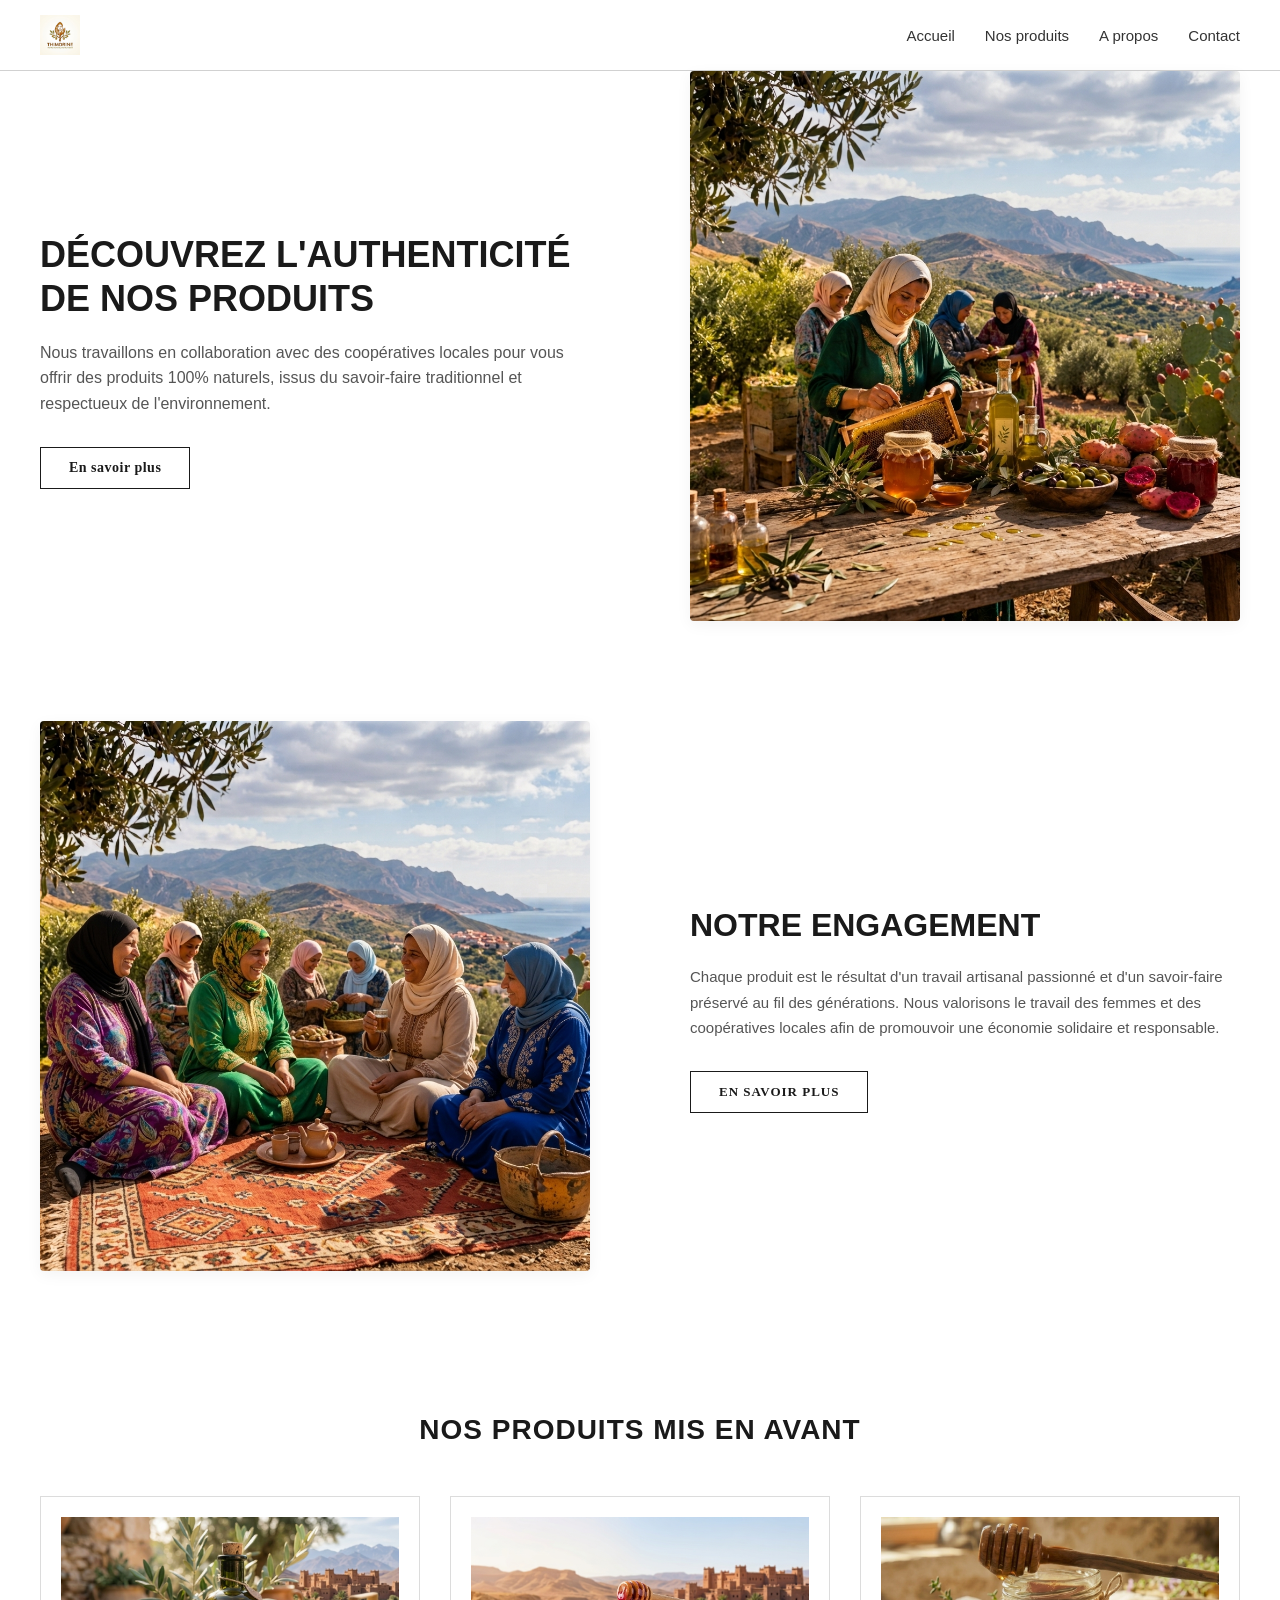
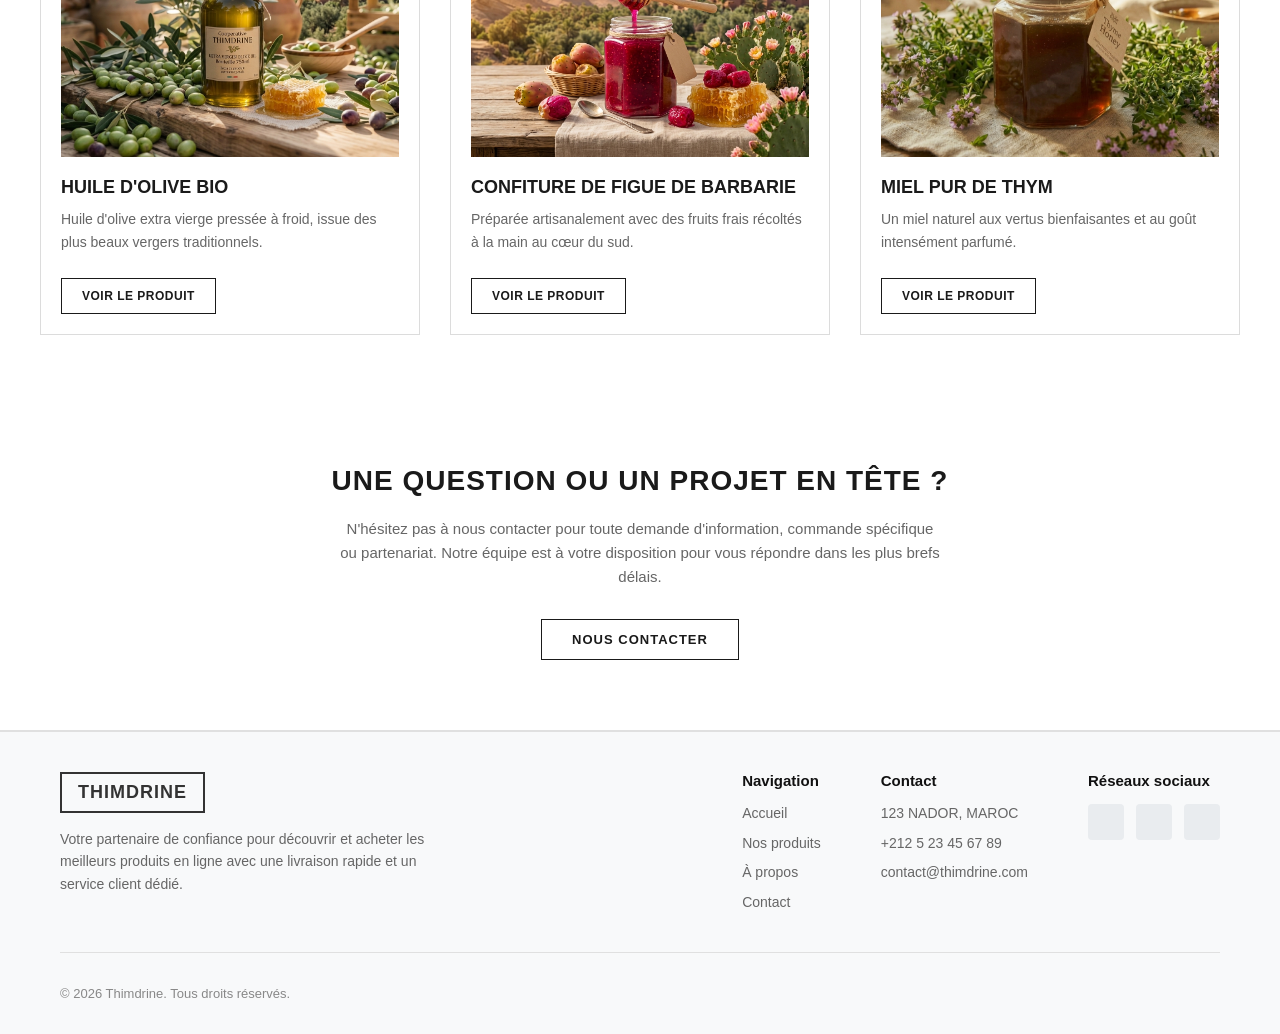
<file: index.html>
<!DOCTYPE html>
<html lang="en">
<head>
   <meta charset="UTF-8">
   <meta name="viewport" content="width=device-width, initial-scale=1.0">
   <link rel="stylesheet" href="style/acceuil.css">
   <link rel="stylesheet" href="style/header.css">
   <title>Thimdrine</title>
</head>
<body>
  <header>
    <div>
        <img src="images/logo.jpg" alt="logo">
    </div>
    <div id="link_container">
        <a href="index.html" target="_parent" class="pages_link">Accueil</a>
        <a href="nos_produits.html" target="_parent" class="pages_link">Nos produits</a>
        <a href="a_propos.html" target="_parent" class="pages_link">A propos</a>
        <a href="contact.html" target="_parent" class="pages_link">Contact</a>
    </div>
</header>

   <section class="hero-section ">
      <div class="hero-container">
         <div class="hero-content">
               <h1 class="hero-title">Découvrez l'authenticité de nos produits</h1>
               <p class="hero-text">
                  Nous travaillons en collaboration avec des coopératives locales pour vous offrir des produits 100% naturels, issus du savoir-faire traditionnel et respectueux de l'environnement.
               </p>
               <a href="nos_produits.html" class="hero-btn">En savoir plus</a>
         </div>

         <div class="hero-image">
               <img src="images/hero_section_acceuil.jpg" alt="Coopérative artisanale">
         </div>
      </div>
   </section>

   <section class="about-section">
      <div class="about-container">
         <div class="about-image">
               <img src="images/notre_encourage_section_acceuil.jpg" alt="Coopérative locale">
         </div>

         <div class="about-content">
               <h2 class="about-title">NOTRE ENGAGEMENT</h2>
               <p class="about-text">
                  Chaque produit est le résultat d'un travail artisanal passionné et d'un savoir-faire préservé au fil des générations. Nous valorisons le travail des femmes et des coopératives locales afin de promouvoir une économie solidaire et responsable.
               </p>
               <a href="a_propos.html" class="about-btn">EN SAVOIR PLUS</a>
         </div>
      </div>
   </section>

   <section class="featured-products">
      <h2 class="section-title">NOS PRODUITS MIS EN AVANT</h2>

      <div class="products-container">
         <div class="product-card">
               <div class="product-image">
                  <img src="images/huile_acceuil.jpg" alt="Huile d'olive extra vierge">
               </div>
               <div class="product-info">
                  <h3 class="product-name">Huile d'Olive Bio</h3>
                  <p class="product-description">
                     Huile d'olive extra vierge pressée à froid, issue des plus beaux vergers traditionnels.
                  </p>
                  <a href="nos_produits.html" class="product-btn">VOIR LE PRODUIT</a>
               </div>
         </div>

         <div class="product-card">
               <div class="product-image">
                  <img src="images/confiture_acceuil.jpg" alt="Confiture artisanale">
               </div>
               <div class="product-info">
                  <h3 class="product-name">Confiture de Figue de Barbarie</h3>
                  <p class="product-description">
                     Préparée artisanalement avec des fruits frais récoltés à la main au cœur du sud.
                  </p>
                  <a href="nos_produits.html" class="product-btn">VOIR LE PRODUIT</a>
               </div>
         </div>

         <div class="product-card">
               <div class="product-image">
                  <img src="images/miel_acceuil.jpg" alt="Miel pur de thym">
               </div>
               <div class="product-info">
                  <h3 class="product-name">Miel Pur de Thym</h3>
                  <p class="product-description">
                     Un miel naturel aux vertus bienfaisantes et au goût intensément parfumé.
                  </p>
                  <a href="nos_produits.html" class="product-btn">VOIR LE PRODUIT</a>
               </div>
         </div>
      </div>
   </section>

   <section class="cta-section">
      <div class="cta-container">
         <h2 class="cta-title">UNE QUESTION OU UN PROJET EN TÊTE ?</h2>
         <p class="cta-text">
               N'hésitez pas à nous contacter pour toute demande d'information, commande spécifique ou partenariat. Notre équipe est à votre disposition pour vous répondre dans les plus brefs délais.
         </p>
         <a href="contact.html" class="cta-btn">NOUS CONTACTER</a>
      </div>
   </section>

   <link rel="stylesheet" href="style/footer.css">

<footer class="footer">
    <div class="footer-container">
        
        <div class="footer-brand">
            <a href="#" class="footer-logo">THIMDRINE</a>
            <p class="footer-description">
                Votre partenaire de confiance pour découvrir et acheter les meilleurs produits en ligne avec une livraison rapide et un service client dédié.
            </p>
        </div>

       
        <div class="footer-columns">
            <div class="footer-column">
                <h4>Navigation</h4>
                <ul>
                    <li><a href="../index.html">Accueil</a></li>
                    <li><a href="../nos_produits.html">Nos produits</a></li>
                    <li><a href="../a_propos.html">À propos</a></li>
                    <li><a href="../contact.html">Contact</a></li>
                </ul>
            </div>

            
            <div class="footer-column">
                <h4>Contact</h4>
                <ul>
                    <li>123 NADOR, MAROC</li>
                    <li>+212 5 23 45 67 89</li>
                    <li>contact@thimdrine.com</li>
                </ul>
            </div>

           
            <div class="footer-column">
                <h4>Réseaux sociaux</h4>
                <div class="social-icons">
                    <a href="#"></a>
                    <a href="#"></a>
                    <a href="#"></a>
                </div>
            </div>
        </div>
    </div>

    <div class="footer-bottom">
        <p>&copy; 2026 Thimdrine. Tous droits réservés.</p>
    </div>
</footer>
</body>
</html>
</file>
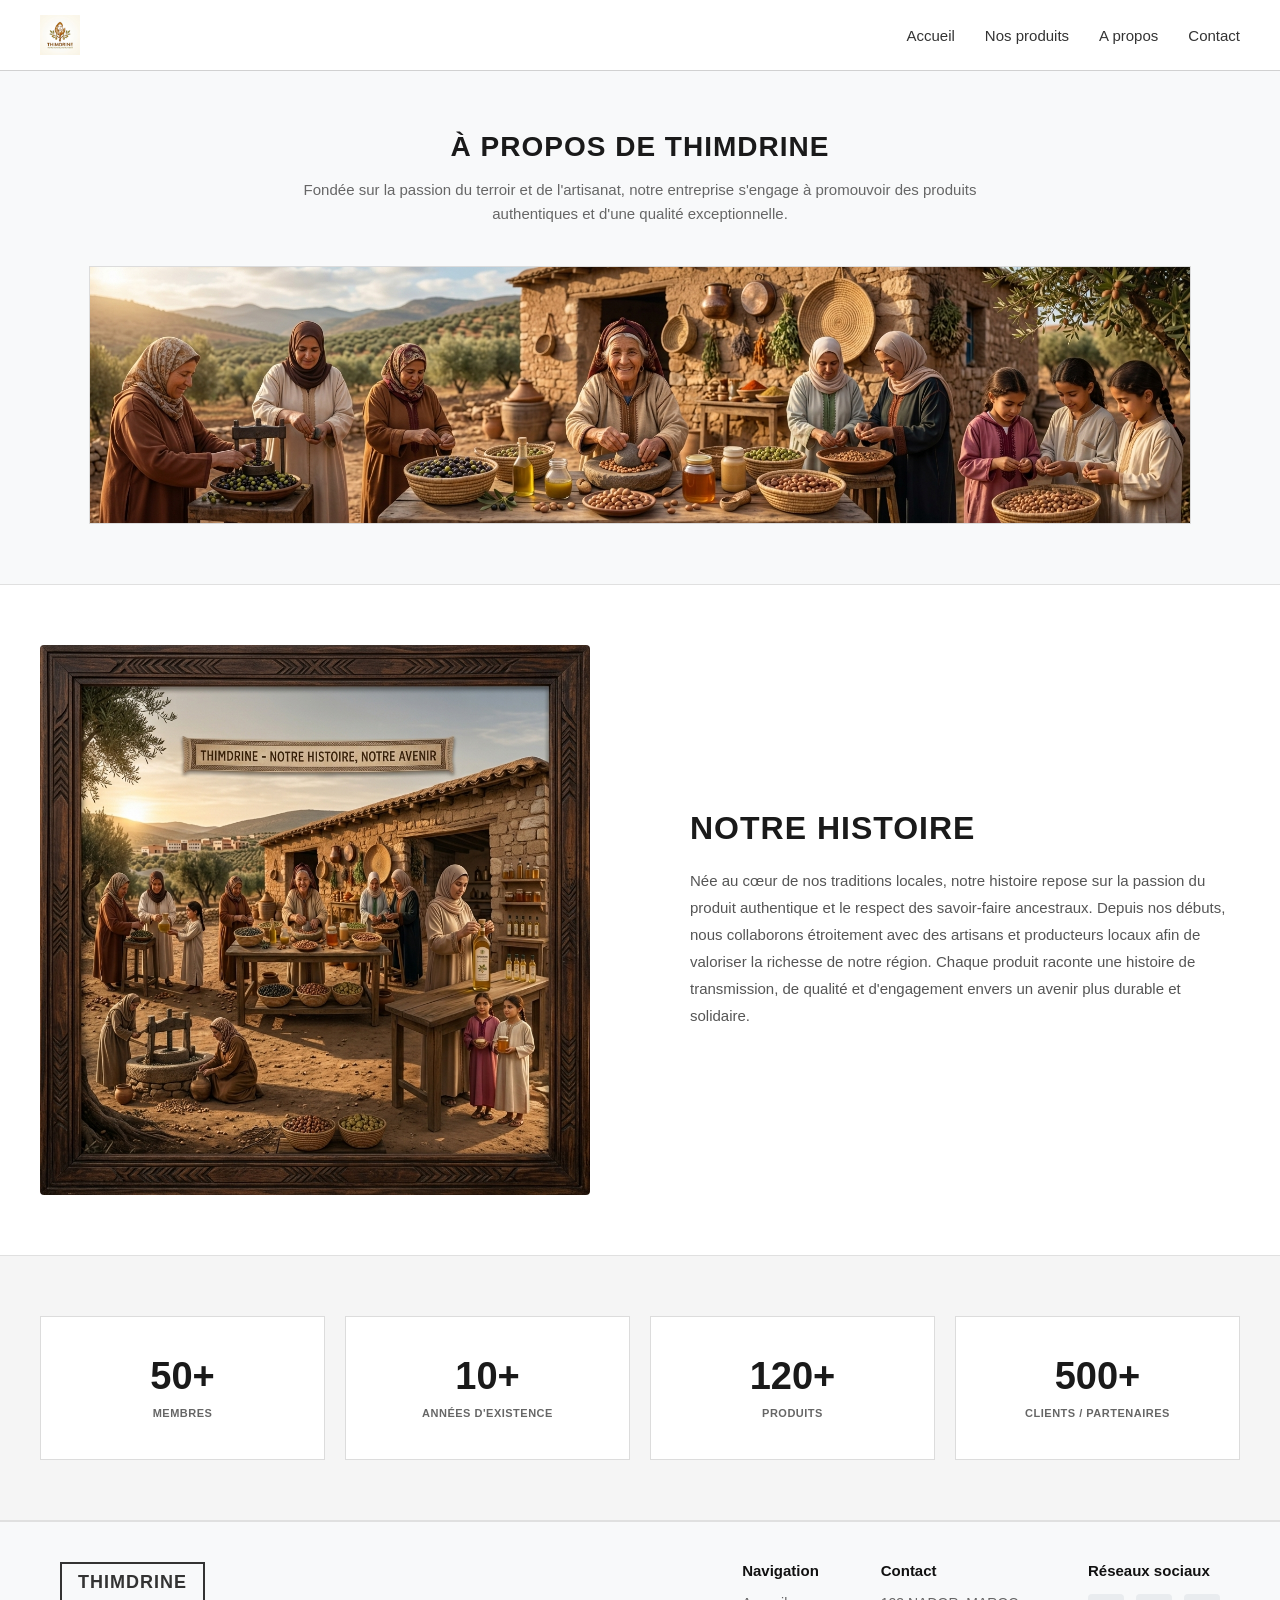
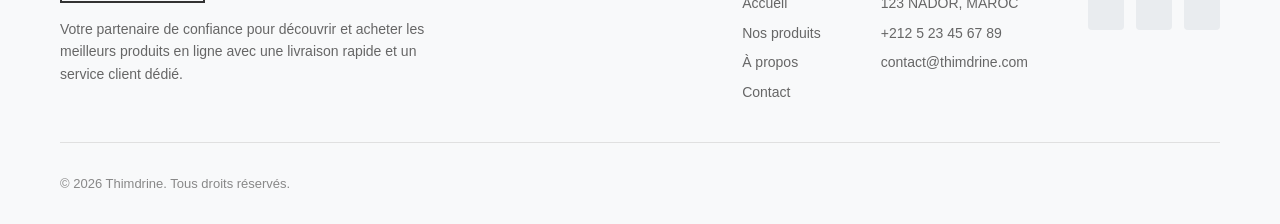
<file: a_propos.html>
<!DOCTYPE html>
<html lang="en">
<head>
    <meta charset="UTF-8">
    <meta name="viewport" content="width=device-width, initial-scale=1.0">
    <link rel="stylesheet" href="style/header.css">
    <link rel="stylesheet" href="style/a_propos.css">
    <title>Thimdrine</title>
</head>
<body>
    <header>
        <div>
            <img src="images/logo.jpg" alt="logo">
        </div>
        <div id="link_container">
            <a href="index.html" target="_parent" class="pages_link">Accueil</a>
            <a href="nos_produits.html" target="_parent" class="pages_link">Nos produits</a>
            <a href="a_propos.html" target="_parent" class="pages_link">A propos</a>
            <a href="contact.html" target="_parent" class="pages_link">Contact</a>
        </div>
    </header>

    <section class="about-hero-section">
        <div class="about-hero-container">
            <div class="about-hero-header">
                <h2 class="about-hero-title">À PROPOS DE THIMDRINE</h2>
                <p class="about-hero-intro">
                    Fondée sur la passion du terroir et de l'artisanat, notre entreprise s'engage à promouvoir des produits authentiques et d'une qualité exceptionnelle.
                </p>
            </div>

            <div class="about-hero-image">
                <img src="images/accompagnement.jpg" alt="À propos de nous">
            </div>
        </div>
    </section>

    <section class="story-section">
        <div class="story-container">
            <div class="story-image">
                <img src="images/la_solidarite_de_thimdrine.jpg" alt="Notre histoire">
            </div>

            <div class="story-content">
                <h2 class="story-title">NOTRE HISTOIRE</h2>
                <p class="story-text">
                    Née au cœur de nos traditions locales, notre histoire repose sur la passion du produit authentique et le respect des savoir-faire ancestraux. Depuis nos débuts, nous collaborons étroitement avec des artisans et producteurs locaux afin de valoriser la richesse de notre région. Chaque produit raconte une histoire de transmission, de qualité et d'engagement envers un avenir plus durable et solidaire.
                </p>
            </div>
        </div>
    </section>

    <section class="stats-section">
        <div class="stats-container">

            <div class="stat-card">
                <span class="stat-number">50+</span>
                <span class="stat-label">MEMBRES</span>
            </div>

            <div class="stat-card">
                <span class="stat-number">10+</span>
                <span class="stat-label">ANNÉES D'EXISTENCE</span>
            </div>

            <div class="stat-card">
                <span class="stat-number">120+</span>
                <span class="stat-label">PRODUITS</span>
            </div>

            <div class="stat-card">
                <span class="stat-number">500+</span>
                <span class="stat-label">CLIENTS / PARTENAIRES</span>
            </div>

        </div>
    </section>

<link rel="stylesheet" href="style/footer.css">

<footer class="footer">
    <div class="footer-container">
        
        <div class="footer-brand">
            <a href="#" class="footer-logo">THIMDRINE</a>
            <p class="footer-description">
                Votre partenaire de confiance pour découvrir et acheter les meilleurs produits en ligne avec une livraison rapide et un service client dédié.
            </p>
        </div>

       
        <div class="footer-columns">
            <div class="footer-column">
                <h4>Navigation</h4>
                <ul>
                    <li><a href="../index.html">Accueil</a></li>
                    <li><a href="../nos_produits.html">Nos produits</a></li>
                    <li><a href="../a_propos.html">À propos</a></li>
                    <li><a href="../contact.html">Contact</a></li>
                </ul>
            </div>

            
            <div class="footer-column">
                <h4>Contact</h4>
                <ul>
                    <li>123 NADOR, MAROC</li>
                    <li>+212 5 23 45 67 89</li>
                    <li>contact@thimdrine.com</li>
                </ul>
            </div>

           
            <div class="footer-column">
                <h4>Réseaux sociaux</h4>
                <div class="social-icons">
                    <a href="#"></a>
                    <a href="#"></a>
                    <a href="#"></a>
                </div>
            </div>
        </div>
    </div>

    <div class="footer-bottom">
        <p>&copy; 2026 Thimdrine. Tous droits réservés.</p>
    </div>
</footer></body>
</html>
</file>
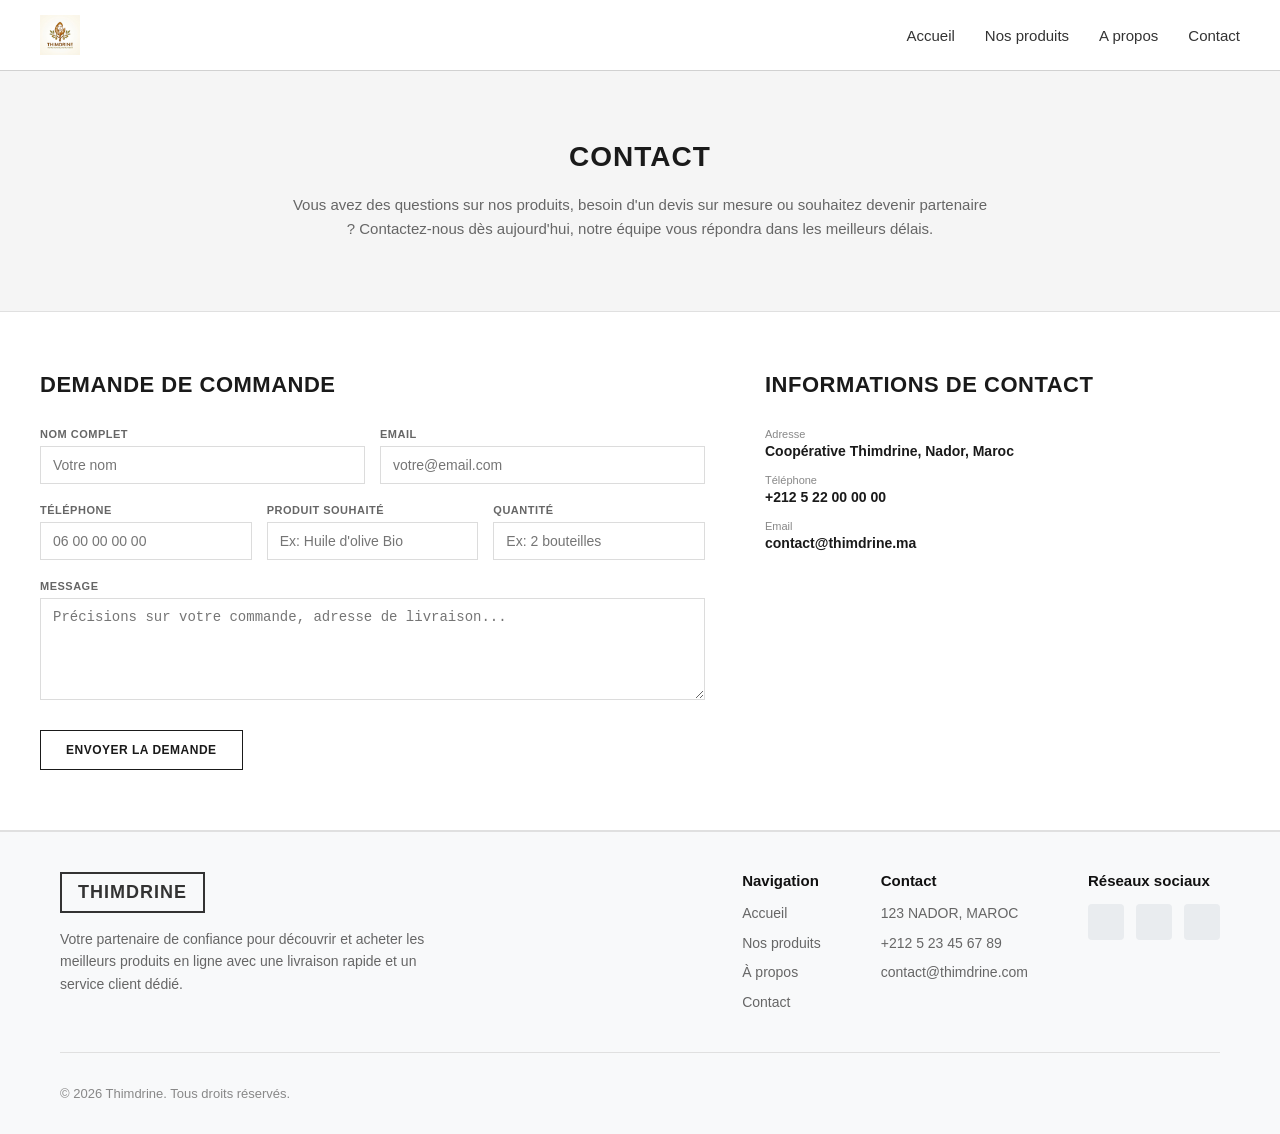
<file: contact.html>
<!DOCTYPE html>
<html lang="en">
<head>
    <meta charset="UTF-8">
    <meta name="viewport" content="width=device-width, initial-scale=1.0">
    <link rel="stylesheet" href="style/header.css">
    <link rel="stylesheet" href="style/contact.css">
    <title>Thimdrine</title>
</head>
<body>
    <header>
        <div>
            <img src="images/logo.jpg" alt="logo">
        </div>
        <div id="link_container">
            <a href="index.html" target="_parent" class="pages_link">Accueil</a>
            <a href="nos_produits.html" target="_parent" class="pages_link">Nos produits</a>
            <a href="a_propos.html" target="_parent" class="pages_link">A propos</a>
            <a href="contact.html" target="_parent" class="pages_link">Contact</a>
        </div>
    </header>

    <section class="contact-header-section">
        <div class="contact-header-container">
            <h2 class="contact-header-title">CONTACT</h2>
            <p class="contact-header-intro">
                Vous avez des questions sur nos produits, besoin d'un devis sur mesure ou souhaitez devenir partenaire ? Contactez-nous dès aujourd'hui, notre équipe vous répondra dans les meilleurs délais.
            </p>
        </div>
    </section>

    <section class="order-contact-section">
        <div class="order-contact-container">

            <div class="order-form-column">
                <h2 class="column-title">DEMANDE DE COMMANDE</h2>

                <form action="#" method="POST" class="order-form">
                    <div class="form-row row-2">
                        <div class="form-group">
                            <label for="fullname">NOM COMPLET</label>
                            <input type="text" id="fullname" name="fullname" placeholder="Votre nom" required>
                        </div>
                        <div class="form-group">
                            <label for="email">EMAIL</label>
                            <input type="email" id="email" name="email" placeholder="votre@email.com" required>
                        </div>
                    </div>

                    <div class="form-row row-3">
                        <div class="form-group">
                            <label for="phone">TÉLÉPHONE</label>
                            <input type="tel" id="phone" name="phone" placeholder="06 00 00 00 00">
                        </div>
                        <div class="form-group">
                            <label for="product">PRODUIT SOUHAITÉ</label>
                            <input type="text" id="product" name="product" placeholder="Ex: Huile d'olive Bio">
                        </div>
                        <div class="form-group">
                            <label for="quantity">QUANTITÉ</label>
                            <input type="text" id="quantity" name="quantity" placeholder="Ex: 2 bouteilles">
                        </div>
                    </div>

                    <div class="form-group full-width">
                        <label for="message">MESSAGE</label>
                        <textarea id="message" name="message" rows="5" placeholder="Précisions sur votre commande, adresse de livraison..."></textarea>
                    </div>

                    <button type="submit" class="submit-btn">ENVOYER LA DEMANDE</button>
                </form>
            </div>

            <div class="contact-info-column">
                <h2 class="column-title">INFORMATIONS DE CONTACT</h2>

                <div class="info-details">
                    <div class="info-item">
                        <span class="info-label">Adresse</span>
                        <p class="info-value">Coopérative Thimdrine, Nador, Maroc</p>
                    </div>

                    <div class="info-item">
                        <span class="info-label">Téléphone</span>
                        <p class="info-value">+212 5 22 00 00 00</p>
                    </div>

                    <div class="info-item">
                        <span class="info-label">Email</span>
                        <p class="info-value">contact@thimdrine.ma</p>
                    </div>
                </div>
            </div>

        </div>
    </section>

<link rel="stylesheet" href="style/footer.css">

<footer class="footer">
    <div class="footer-container">
        
        <div class="footer-brand">
            <a href="#" class="footer-logo">THIMDRINE</a>
            <p class="footer-description">
                Votre partenaire de confiance pour découvrir et acheter les meilleurs produits en ligne avec une livraison rapide et un service client dédié.
            </p>
        </div>

       
        <div class="footer-columns">
            <div class="footer-column">
                <h4>Navigation</h4>
                <ul>
                    <li><a href="../index.html">Accueil</a></li>
                    <li><a href="../nos_produits.html">Nos produits</a></li>
                    <li><a href="../a_propos.html">À propos</a></li>
                    <li><a href="../contact.html">Contact</a></li>
                </ul>
            </div>

            
            <div class="footer-column">
                <h4>Contact</h4>
                <ul>
                    <li>123 NADOR, MAROC</li>
                    <li>+212 5 23 45 67 89</li>
                    <li>contact@thimdrine.com</li>
                </ul>
            </div>

           
            <div class="footer-column">
                <h4>Réseaux sociaux</h4>
                <div class="social-icons">
                    <a href="#"></a>
                    <a href="#"></a>
                    <a href="#"></a>
                </div>
            </div>
        </div>
    </div>

    <div class="footer-bottom">
        <p>&copy; 2026 Thimdrine. Tous droits réservés.</p>
    </div>
</footer></body>
</html>
</file>
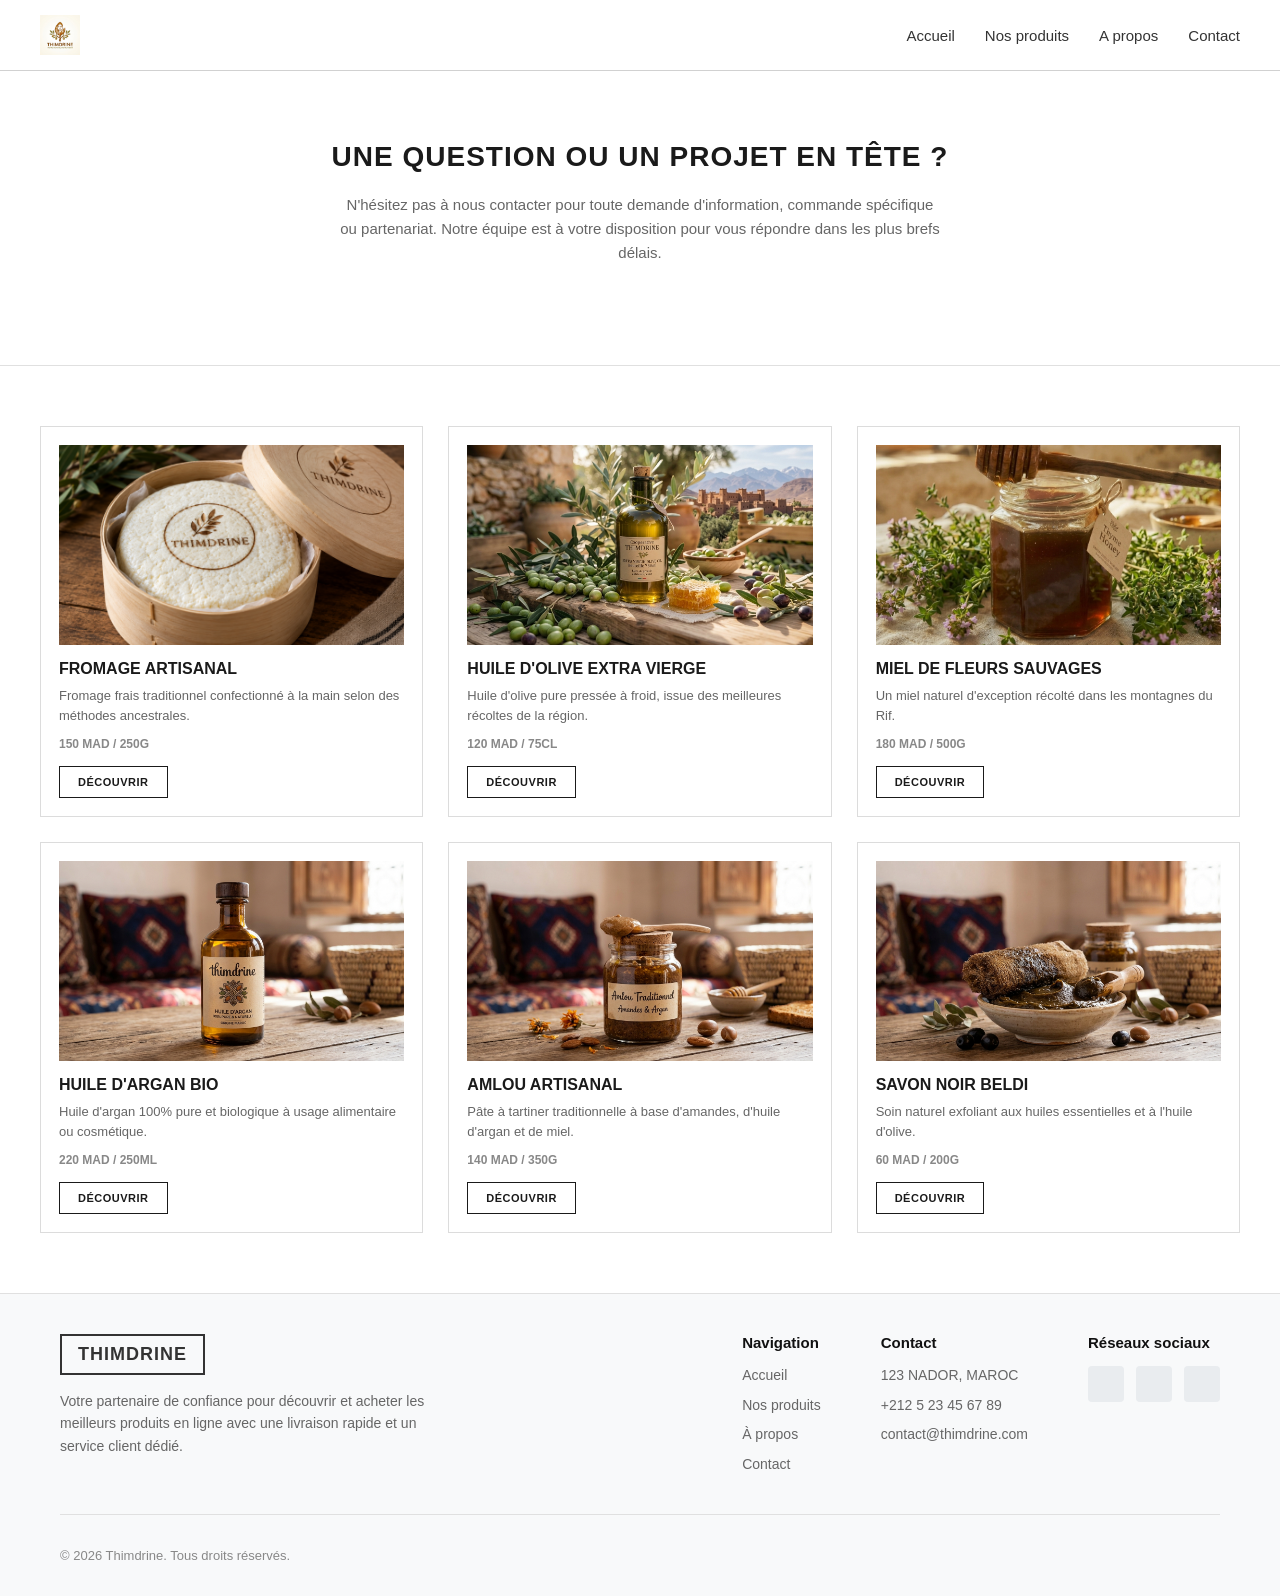
<file: nos_produits.html>
<!DOCTYPE html>
<html lang="en">
<head>
    <meta charset="UTF-8">
    <meta name="viewport" content="width=device-width, initial-scale=1.0">
    <link rel="stylesheet" href="style/header.css">
    <link rel="stylesheet" href="style/nos_produits.css">
    <title>Thimdrine</title>
</head>
<body>
    <header>
        <div>
            <img src="images/logo.jpg" alt="logo">
        </div>
        <div id="link_container">
            <a href="index.html" target="_parent" class="pages_link">Accueil</a>
            <a href="nos_produits.html" target="_parent" class="pages_link">Nos produits</a>
            <a href="a_propos.html" target="_parent" class="pages_link">A propos</a>
            <a href="contact.html" target="_parent" class="pages_link">Contact</a>
        </div>
    </header>

    <section class="cta-section">
        <div class="cta-container">
            <h2 class="cta-title">UNE QUESTION OU UN PROJET EN TÊTE ?</h2>
            <p class="cta-text">
                N'hésitez pas à nous contacter pour toute demande d'information, commande spécifique ou partenariat. Notre équipe est à votre disposition pour vous répondre dans les plus brefs délais.
            </p>
        </div>
    </section>

    <section class="products-grid-section">
        <div class="products-grid-container">

            <div class="product-card">
                <div class="product-image">
                    <img src="images/frommage_nos_produits.png" alt="Fromage Artisanal">
                </div>
                <div class="product-details">
                    <h3 class="product-title">Fromage Artisanal</h3>
                    <p class="product-description">
                        Fromage frais traditionnel confectionné à la main selon des méthodes ancestrales.
                    </p>
                    <div class="product-info">150 MAD / 250g</div>
                    <a href="contact.html" class="product-btn">DÉCOUVRIR</a>
                </div>
            </div>

            <div class="product-card">
                <div class="product-image">
                    <img src="images/huile_acceuil.jpg" alt="Huile d'Olive Extra Vierge">
                </div>
                <div class="product-details">
                    <h3 class="product-title">Huile d'Olive Extra Vierge</h3>
                    <p class="product-description">
                        Huile d'olive pure pressée à froid, issue des meilleures récoltes de la région.
                    </p>
                    <div class="product-info">120 MAD / 75cl</div>
                    <a href="contact.html" class="product-btn">DÉCOUVRIR</a>
                </div>
            </div>

            <div class="product-card">
                <div class="product-image">
                    <img src="images/miel_acceuil.jpg" alt="Miel de Fleurs Sauvages">
                </div>
                <div class="product-details">
                    <h3 class="product-title">Miel de Fleurs Sauvages</h3>
                    <p class="product-description">
                        Un miel naturel d'exception récolté dans les montagnes du Rif.
                    </p>
                    <div class="product-info">180 MAD / 500g</div>
                    <a href="contact.html" class="product-btn">DÉCOUVRIR</a>
                </div>
            </div>

            <div class="product-card">
                <div class="product-image">
                    <img src="images/huile_dargan_nos_produits.jpg" alt="Huile d'Argan Bio">
                </div>
                <div class="product-details">
                    <h3 class="product-title">Huile d'Argan Bio</h3>
                    <p class="product-description">
                        Huile d'argan 100% pure et biologique à usage alimentaire ou cosmétique.
                    </p>
                    <div class="product-info">220 MAD / 250ml</div>
                    <a href="contact.html" class="product-btn">DÉCOUVRIR</a>
                </div>
            </div>

            <div class="product-card">
                <div class="product-image">
                    <img src="images/amlou_nos_produits.jpg" alt="Amlou Artisanal">
                </div>
                <div class="product-details">
                    <h3 class="product-title">Amlou Artisanal</h3>
                    <p class="product-description">
                        Pâte à tartiner traditionnelle à base d'amandes, d'huile d'argan et de miel.
                    </p>
                    <div class="product-info">140 MAD / 350g</div>
                    <a href="contact.html" class="product-btn">DÉCOUVRIR</a>
                </div>
            </div>

            <div class="product-card">
                <div class="product-image">
                    <img src="images/savon_nos_produits.jpg" alt="Savon Noir Beldi">
                </div>
                <div class="product-details">
                    <h3 class="product-title">Savon Noir Beldi</h3>
                    <p class="product-description">
                        Soin naturel exfoliant aux huiles essentielles et à l'huile d'olive.
                    </p>
                    <div class="product-info">60 MAD / 200g</div>
                    <a href="contact.html" class="product-btn">DÉCOUVRIR</a>
                </div>
            </div>

        </div>
    </section>

<link rel="stylesheet" href="style/footer.css">

<footer class="footer">
    <div class="footer-container">
        
        <div class="footer-brand">
            <a href="#" class="footer-logo">THIMDRINE</a>
            <p class="footer-description">
                Votre partenaire de confiance pour découvrir et acheter les meilleurs produits en ligne avec une livraison rapide et un service client dédié.
            </p>
        </div>

       
        <div class="footer-columns">
            <div class="footer-column">
                <h4>Navigation</h4>
                <ul>
                    <li><a href="../index.html">Accueil</a></li>
                    <li><a href="../nos_produits.html">Nos produits</a></li>
                    <li><a href="../a_propos.html">À propos</a></li>
                    <li><a href="../contact.html">Contact</a></li>
                </ul>
            </div>

            
            <div class="footer-column">
                <h4>Contact</h4>
                <ul>
                    <li>123 NADOR, MAROC</li>
                    <li>+212 5 23 45 67 89</li>
                    <li>contact@thimdrine.com</li>
                </ul>
            </div>

           
            <div class="footer-column">
                <h4>Réseaux sociaux</h4>
                <div class="social-icons">
                    <a href="#"></a>
                    <a href="#"></a>
                    <a href="#"></a>
                </div>
            </div>
        </div>
    </div>

    <div class="footer-bottom">
        <p>&copy; 2026 Thimdrine. Tous droits réservés.</p>
    </div>
</footer></body>
</html>
</file>
<file: style/acceuil.css>
iframe {
    width: 100%;
}

body {
    margin: 0;
}

section{
   width: 100%;
    background-color: #ffffff;
    box-sizing: border-box; 
}

.hero-section {
    padding-bottom: 40px;
}

.hero-container {
    max-width: 1200px;
    margin: 0 auto;
    display: flex;
    align-items: center;
    justify-content: space-between;
    gap: 50px;
}

.hero-content {
    flex: 1;
    max-width: 550px;
}

.hero-title {
    font-size: 36px;
    font-weight: 800;
    color: #1a1a1a;
    margin-bottom: 20px;
    line-height: 1.2;
    font-family: 'Segoe UI', Tahoma, Geneva, Verdana, sans-serif;
    text-transform: uppercase;
}

.hero-text {
    font-size: 16px;
    line-height: 1.6;
    color: #555555;
    margin-bottom: 30px;
    font-family: Arial, sans-serif;
}

.hero-btn {
    display: inline-block;
    padding: 12px 28px;
    border: 1px solid #1a1a1a;
    background-color: transparent;
    color: #1a1a1a;
    text-decoration: none;
    font-weight: 600;
    font-size: 14px;
    letter-spacing: 0.5px;
    transition: all 0.3s ease;
}

.hero-btn:hover {
    background-color: #1a1a1a;
    color: #ffffff;
}

.hero-image {
    flex: 1;
    display: flex;
    justify-content: flex-end;
}

.hero-image img {
    width: 100%;
    max-width: 550px;
    height: auto;
    border-radius: 4px;
    object-fit: cover;
    box-shadow: 0 4px 15px rgba(0, 0, 0, 0.05);
}

.about-section {
    padding: 60px 40px;
}

.about-container {
    max-width: 1200px;
    margin: 0 auto;
    display: flex;
    align-items: center;
    justify-content: space-between;
    gap: 50px;
}

.about-image {
    flex: 1;
    display: flex;
    justify-content: flex-start;
}

.about-image img {
    width: 100%;
    max-width: 550px;
    height: auto;
    border-radius: 4px;
    object-fit: cover;
    box-shadow: 0 4px 15px rgba(0, 0, 0, 0.05);
}

.about-content {
    flex: 1;
    max-width: 550px;
}

.about-title {
    font-size: 32px;
    font-weight: 800;
    color: #1a1a1a;
    margin-bottom: 20px;
    line-height: 1.2;
    font-family: 'Segoe UI', Tahoma, Geneva, Verdana, sans-serif;
    text-transform: uppercase;
}

.about-text {
    font-size: 15px;
    line-height: 1.7;
    color: #555555;
    margin-bottom: 30px;
    font-family: Arial, sans-serif;
}

.about-btn {
    display: inline-block;
    padding: 12px 28px;
    border: 1px solid #1a1a1a;
    background-color: transparent;
    color: #1a1a1a;
    text-decoration: none;
    font-weight: 600;
    font-size: 13px;
    letter-spacing: 1px;
    transition: all 0.3s ease;
}

.about-btn:hover {
    background-color: #1a1a1a;
    color: #ffffff;
}

.featured-products {
    padding: 60px 40px;
    font-family: 'Segoe UI', Tahoma, Geneva, Verdana, sans-serif;
}

.section-title {
    text-align: center;
    font-size: 28px;
    font-weight: 800;
    color: #1a1a1a;
    margin-bottom: 50px;
    letter-spacing: 1px;
    text-transform: uppercase;
}

.products-container {
    max-width: 1200px;
    margin: 0 auto;
    display: flex;
    justify-content: space-between;
    gap: 30px;
}

.product-card {
    flex: 1;
    border: 1px solid #dcdcdc;
    background-color: #ffffff;
    padding: 20px;
    box-sizing: border-box;
    display: flex;
    flex-direction: column;
    justify-content: space-between;
    transition: transform 0.3s ease, box-shadow 0.3s ease;
}

.product-card:hover {
    box-shadow: 0 6px 18px rgba(0, 0, 0, 0.08);
}

/* Image du produit */
.product-image {
    width: 100%;
    height: 240px;
    margin-bottom: 20px;
    overflow: hidden;
}

.product-image img {
    width: 100%;
    height: 100%;
    object-fit: cover;
    display: block;
}

.product-info {
    display: flex;
    flex-direction: column;
    align-items: flex-start;
    flex-grow: 1;
}

.product-name {
    font-size: 18px;
    font-weight: 700;
    color: #1a1a1a;
    margin: 0 0 10px 0;
    text-transform: uppercase;
}

.product-description {
    font-size: 14px;
    color: #666666;
    line-height: 1.6;
    margin: 0 0 25px 0;
    flex-grow: 1;
    font-family: Arial, sans-serif;
}

.product-btn {
    display: inline-block;
    padding: 10px 20px;
    border: 1px solid #1a1a1a;
    background-color: transparent;
    color: #1a1a1a;
    text-decoration: none;
    font-weight: 600;
    font-size: 12px;
    letter-spacing: 0.5px;
    transition: all 0.3s ease;
}

.product-btn:hover {
    background-color: #1a1a1a;
    color: #ffffff;
}

.cta-section {
    padding: 70px 20px;
    text-align: center;
    font-family: 'Segoe UI', Tahoma, Geneva, Verdana, sans-serif;
    border-bottom: 1px solid #e0e0e0;
}

.cta-container {
    max-width: 700px;
    margin: 0 auto;
    display: flex;
    flex-direction: column;
    align-items: center;
}

.cta-title {
    font-size: 28px;
    font-weight: 800;
    color: #1a1a1a;
    margin: 0 0 20px 0;
    text-transform: uppercase;
    letter-spacing: 1px;
}

.cta-text {
    font-size: 15px;
    line-height: 1.6;
    color: #666666;
    margin: 0 0 30px 0;
    font-family: Arial, sans-serif;
    max-width: 600px;
}

.cta-btn {
    display: inline-block;
    padding: 12px 30px;
    border: 1px solid #1a1a1a;
    background-color: #ffffff;
    color: #1a1a1a;
    text-decoration: none;
    font-weight: 600;
    font-size: 13px;
    letter-spacing: 1px;
    transition: all 0.3s ease;
}

.cta-btn:hover {
    background-color: #1a1a1a;
    color: #ffffff;
}
</file>
<file: style/header.css>
body {
    margin: 0;
}

header {
    display: flex;
    justify-content: space-between;
    align-items: center;
    padding: 15px 40px;
    border-bottom: 1px solid #d1d1d1;
    background-color: #ffffff;
}

header img {
    max-height: 40px;
    width: auto;
    display: block;
}

#link_container {
    display: flex;
    align-items: center;
    gap: 30px;
}

.pages_link {
    text-decoration: none;
    color: #333333;      
    font-family: 'Segoe UI', Tahoma, Geneva, Verdana, sans-serif;
    font-size: 15px;
    font-weight: 500;
}


.pages_link:hover {
    color: #007bff; 
}
</file>
<file: style/footer.css>
body {
    margin: 0;
}
.footer {
    background-color: #f8f9fa; 
    border-top: 1px solid #e0e0e0;
    color: #4a4a4a;
    font-family: 'Segoe UI', Tahoma, Geneva, Verdana, sans-serif;
    font-size: 14px;
    padding: 40px 60px 20px;
}


.footer-container {
    display: flex;
    justify-content: space-between;
    align-items: flex-start;
    gap: 40px;
    margin-bottom: 30px;
    flex-wrap: wrap;
}


.footer-brand {
    max-width: 380px;
    flex: 1;
}

.footer-logo {
    display: inline-block;
    font-size: 18px;
    font-weight: bold;
    color: #333;
    text-decoration: none;
    border: 2px solid #333;
    padding: 8px 16px;
    margin-bottom: 15px;
    letter-spacing: 1px;
}

.footer-description {
    line-height: 1.6;
    color: #666;
    margin: 0;
}


.footer-columns {
    display: flex;
    gap: 60px;
    flex-wrap: wrap;
}

.footer-column h4 {
    font-size: 15px;
    font-weight: 600;
    color: #111;
    margin-top: 0;
    margin-bottom: 15px;
}

.footer-column ul {
    list-style: none;
    padding: 0;
    margin: 0;
}

.footer-column ul li {
    margin-bottom: 10px;
    color: #666;
    line-height: 1.4;
}

.footer-column ul li a {
    color: #666;
    text-decoration: none;
    transition: color 0.2s ease;
}

.footer-column ul li a:hover {
    color: #007bff;
}

.social-icons {
    display: flex;
    gap: 12px;
}

.social-icons a {
    display: flex;
    align-items: center;
    justify-content: center;
    width: 36px;
    height: 36px;
    background-color: #e9ecef;
    color: #333;
    border-radius: 4px;
    text-decoration: none;
    transition: background-color 0.2s ease, color 0.2s ease;
}

.social-icons a:hover {
    background-color: #007bff;
    color: #ffffff;
}


.footer-bottom {
    border-top: 1px solid #e0e0e0;
    padding-top: 20px;
    color: #888;
    font-size: 13px;
}
</file>
<file: style/a_propos.css>
iframe {
    width: 100%;
}

body {
    margin: 0;
}

section{
   width: 100%;
    background-color: #ffffff;
    box-sizing: border-box; 
}


.about-hero-section {
    width: 100%;
    background-color: #f8f9fa;
    padding: 60px 40px;
    box-sizing: border-box;
    font-family: 'Segoe UI', Tahoma, Geneva, Verdana, sans-serif;
    border-bottom: 1px solid #e0e0e0;
}

.about-hero-container {
    max-width: 1100px;
    margin: 0 auto;
    display: flex;
    flex-direction: column;
    align-items: center;
}

.about-hero-header {
    text-align: center;
    max-width: 700px;
    margin-bottom: 40px;
}

.about-hero-title {
    font-size: 28px;
    font-weight: 800;
    color: #1a1a1a;
    margin: 0 0 15px 0;
    text-transform: uppercase;
    letter-spacing: 1px;
}

.about-hero-intro {
    font-size: 15px;
    line-height: 1.6;
    color: #666666;
    margin: 0;
    font-family: Arial, sans-serif;
}

.about-hero-image {
    width: 100%;
    max-height: 400px;
    background-color: #e0e0e0;
    border: 1px solid #dcdcdc;
    overflow: hidden;
}

.about-hero-image img {
    width: 100%;
    height: 100%;
    max-height: 400px;
    object-fit: cover;
    display: block;
}

.story-section {
    width: 100%;
    padding: 60px 40px;
    background-color: #ffffff;
    box-sizing: border-box;
    font-family: 'Segoe UI', Tahoma, Geneva, Verdana, sans-serif;
    border-bottom: 1px solid #e0e0e0;
}

.story-container {
    max-width: 1200px;
    margin: 0 auto;
    display: flex;
    align-items: center;
    justify-content: space-between;
    gap: 50px;
}

.story-image {
    flex: 1;
    display: flex;
    justify-content: flex-start;
}

.story-image img {
    width: 100%;
    max-width: 550px;
    height: auto;
    border-radius: 4px;
    object-fit: cover;
    background-color: #e0e0e0;
}

.story-content {
    flex: 1;
    max-width: 550px;
}

.story-title {
    font-size: 32px;
    font-weight: 800;
    color: #1a1a1a;
    margin: 0 0 20px 0;
    text-transform: uppercase;
    letter-spacing: 1px;
}

.story-text {
    font-size: 15px;
    line-height: 1.8;
    color: #555555;
    margin: 0;
    font-family: Arial, sans-serif;
}

.stats-section {
    width: 100%;
    background-color: #f5f5f5;
    padding: 60px 40px;
    box-sizing: border-box;
    font-family: 'Segoe UI', Tahoma, Geneva, Verdana, sans-serif;
    border-bottom: 1px solid #e0e0e0;
}

.stats-container {
    max-width: 1200px;
    margin: 0 auto;
    display: grid;
    grid-template-columns: repeat(4, 1fr);
    gap: 20px;
}

.stat-card {
    background-color: #ffffff;
    border: 1px solid #dcdcdc;
    padding: 40px 15px;
    display: flex;
    flex-direction: column;
    align-items: center;
    justify-content: center;
    text-align: center;
    box-sizing: border-box;
    transition: transform 0.2s ease, box-shadow 0.2s ease;
}

.stat-card:hover {
    transform: translateY(-3px);
    box-shadow: 0 4px 12px rgba(0, 0, 0, 0.05);
}

.stat-number {
    font-size: 38px;
    font-weight: 800;
    color: #1a1a1a;
    line-height: 1;
    margin-bottom: 12px;
}

.stat-label {
    font-size: 11px;
    font-weight: 600;
    color: #666666;
    letter-spacing: 0.5px;
    text-transform: uppercase;
}
</file>
<file: style/contact.css>
iframe {
    width: 100%;
}

body {
    margin: 0;
}

section{
   width: 100%;
    background-color: #ffffff;
    box-sizing: border-box; 
}

.contact-header-section {
    width: 100%;
    background-color: #f5f5f5;
    padding: 70px 20px;
    box-sizing: border-box;
    font-family: 'Segoe UI', Tahoma, Geneva, Verdana, sans-serif;
    border-bottom: 1px solid #e0e0e0;
}

.contact-header-container {
    max-width: 700px;
    margin: 0 auto;
    text-align: center;
}

.contact-header-title {
    font-size: 28px;
    font-weight: 800;
    color: #1a1a1a;
    margin: 0 0 20px 0;
    text-transform: uppercase;
    letter-spacing: 1px;
}

.contact-header-intro {
    font-size: 15px;
    line-height: 1.6;
    color: #666666;
    margin: 0;
    font-family: Arial, sans-serif;
}

.order-contact-section {
    width: 100%;
    padding: 60px 40px;
    background-color: #ffffff;
    box-sizing: border-box;
    font-family: 'Segoe UI', Tahoma, Geneva, Verdana, sans-serif;
    border-bottom: 1px solid #e0e0e0;
}

.order-contact-container {
    max-width: 1200px;
    margin: 0 auto;
    display: flex;
    gap: 60px;
    align-items: flex-start;
}

.column-title {
    font-size: 22px;
    font-weight: 800;
    color: #1a1a1a;
    margin: 0 0 30px 0;
    text-transform: uppercase;
    letter-spacing: 0.5px;
}

.order-form-column {
    flex: 1.4;
}

.order-form {
    display: flex;
    flex-direction: column;
    gap: 20px;
}

.form-row {
    display: flex;
    gap: 15px;
}

.form-row.row-2 .form-group {
    flex: 1;
}

.form-row.row-3 .form-group {
    flex: 1;
}

.form-group {
    display: flex;
    flex-direction: column;
}

.form-group.full-width {
    width: 100%;
}

.form-group label {
    font-size: 11px;
    font-weight: 600;
    color: #666666;
    margin-bottom: 6px;
    text-transform: uppercase;
    letter-spacing: 0.5px;
}

.form-group input,
.form-group textarea {
    width: 100%;
    padding: 10px 12px;
    border: 1px solid #dcdcdc;
    border-radius: 0;
    background-color: #ffffff;
    font-size: 14px;
    color: #333333;
    box-sizing: border-box;
    outline: none;
    transition: border-color 0.2s ease;
}

.form-group input:focus,
.form-group textarea:focus {
    border-color: #1a1a1a;
}

.form-group textarea {
    resize: vertical;
}

.submit-btn {
    align-self: flex-start;
    padding: 12px 25px;
    border: 1px solid #1a1a1a;
    background-color: #ffffff;
    color: #1a1a1a;
    font-weight: 700;
    font-size: 12px;
    letter-spacing: 0.5px;
    cursor: pointer;
    margin-top: 10px;
    transition: all 0.3s ease;
}

.submit-btn:hover {
    background-color: #1a1a1a;
    color: #ffffff;
}

.contact-info-column {
    flex: 1;
    display: flex;
    flex-direction: column;
}

.info-details {
    display: flex;
    flex-direction: column;
    gap: 15px;
    margin-bottom: 25px;
}

.info-item {
    display: flex;
    flex-direction: column;
}

.info-label {
    font-size: 11px;
    color: #888888;
    margin-bottom: 3px;
}

.info-value {
    font-size: 14px;
    font-weight: 700;
    color: #1a1a1a;
    margin: 0;
}
</file>
<file: style/nos_produits.css>
iframe {
    width: 100%;
}

body {
    margin: 0;
}
section{
   width: 100%;
    background-color: #ffffff;
    box-sizing: border-box; 
}

.cta-section {
    padding: 70px 20px;
    text-align: center;
    font-family: 'Segoe UI', Tahoma, Geneva, Verdana, sans-serif;
    border-bottom: 1px solid #e0e0e0;
}

.cta-container {
    max-width: 700px;
    margin: 0 auto;
    display: flex;
    flex-direction: column;
    align-items: center;
}

.cta-title {
    font-size: 28px;
    font-weight: 800;
    color: #1a1a1a;
    margin: 0 0 20px 0;
    text-transform: uppercase;
    letter-spacing: 1px;
}

.cta-text {
    font-size: 15px;
    line-height: 1.6;
    color: #666666;
    margin: 0 0 30px 0;
    font-family: Arial, sans-serif;
    max-width: 600px;
}

.products-grid-section {
    width: 100%;
    padding: 60px 40px;
    background-color: #ffffff;
    box-sizing: border-box;
    font-family: 'Segoe UI', Tahoma, Geneva, Verdana, sans-serif;
}

.products-grid-container {
    max-width: 1200px;
    margin: 0 auto;
    display: grid;
    grid-template-columns: repeat(3, 1fr);
    gap: 25px;
}

.product-card {
    border: 1px solid #dcdcdc;
    background-color: #ffffff;
    padding: 18px;
    box-sizing: border-box;
    display: flex;
    flex-direction: column;
    justify-content: space-between;
    transition: box-shadow 0.3s ease, transform 0.2s ease;
}

.product-card:hover {
    box-shadow: 0 6px 18px rgba(0, 0, 0, 0.08);
}

.product-image {
    width: 100%;
    height: 200px;
    margin-bottom: 15px;
    overflow: hidden;
    background-color: #e6e6e6;
}

.product-image img {
    width: 100%;
    height: 100%;
    object-fit: cover;
    display: block;
}

.product-image.placeholder {
    display: flex;
    align-items: center;
    justify-content: center;
    color: #888888;
    font-size: 13px;
    font-weight: 600;
}

.product-details {
    display: flex;
    flex-direction: column;
    flex-grow: 1;
}

.product-title {
    font-size: 16px;
    font-weight: 700;
    color: #1a1a1a;
    margin: 0 0 8px 0;
    text-transform: uppercase;
}

.product-description {
    font-size: 13px;
    color: #666666;
    line-height: 1.5;
    margin: 0 0 12px 0;
    font-family: Arial, sans-serif;
    flex-grow: 1;
}

.product-info {
    font-size: 12px;
    font-weight: 600;
    color: #888888;
    margin-bottom: 15px;
    text-transform: uppercase;
}

.product-btn {
    display: inline-block;
    align-self: flex-start;
    padding: 9px 18px;
    border: 1px solid #1a1a1a;
    background-color: #ffffff;
    color: #1a1a1a;
    text-decoration: none;
    font-weight: 600;
    font-size: 11px;
    letter-spacing: 0.5px;
    transition: all 0.3s ease;
}

.product-btn:hover {
    background-color: #1a1a1a;
    color: #ffffff;
}
</file>
